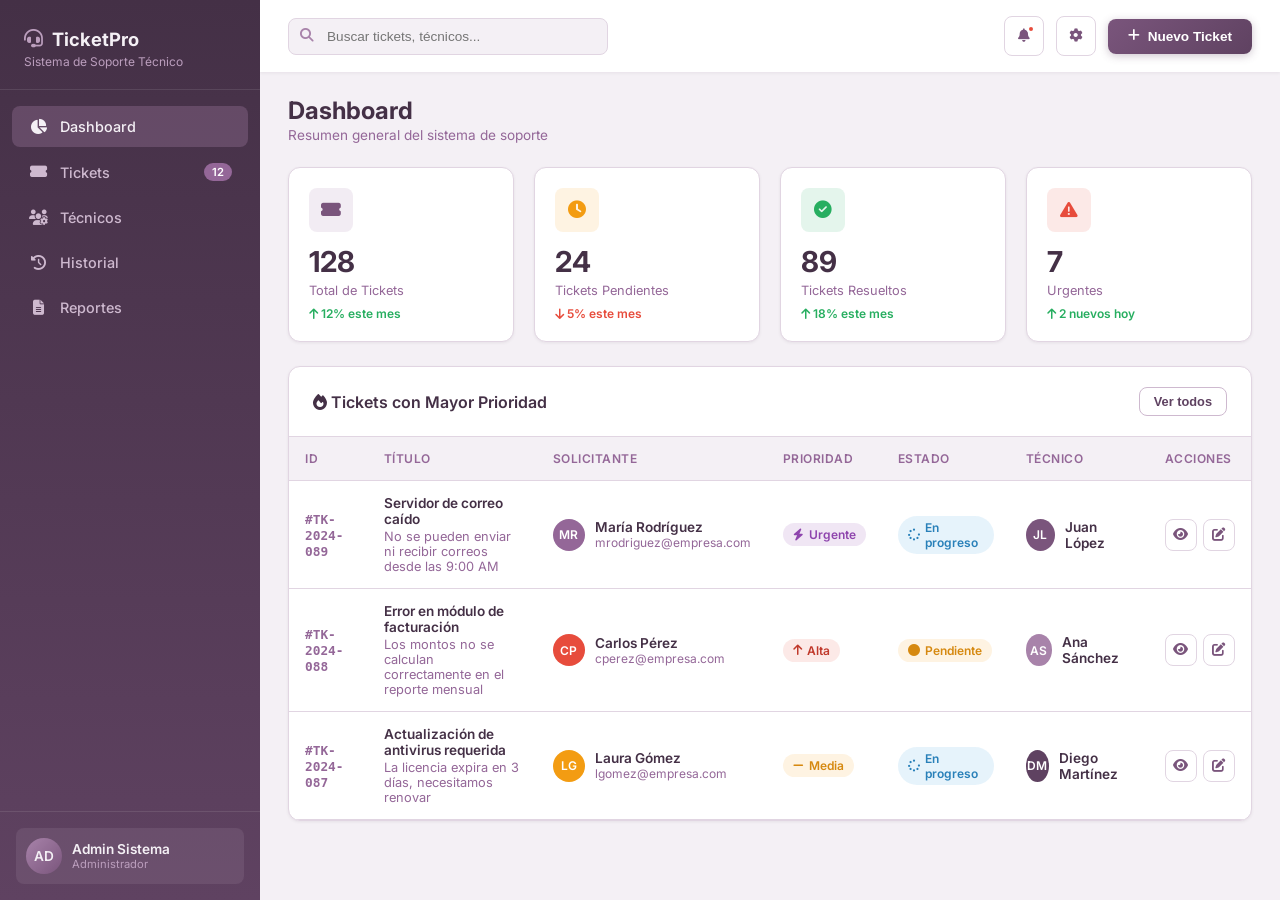
<file: Index.html>
<!DOCTYPE html>
<html lang="es">
<head>
<meta charset="UTF-8">
<meta name="viewport" content="width=device-width, initial-scale=1.0">
<title>Sistema de Tickets de Soporte</title>
<link href="https://fonts.googleapis.com/css2?family=Inter:wght@300;400;500;600;700&display=swap" rel="stylesheet">
<link rel="stylesheet" href="https://cdnjs.cloudflare.com/ajax/libs/font-awesome/6.4.0/css/all.min.css">
<link rel="stylesheet" href="styles.css">
<base target="_blank">
</head>
<body>

<!-- SIDEBAR -->
<aside class="sidebar" id="sidebar">
<div class="sidebar-header">
<h1><i class="fas fa-headset"></i> TicketPro</h1>
<p>Sistema de Soporte Técnico</p>
</div>
<nav class="nav-menu">
<a class="nav-item active" data-page="dashboard" onclick="showPage('dashboard')"><i class="fas fa-chart-pie"></i><span>Dashboard</span></a>
<a class="nav-item" data-page="tickets" onclick="showPage('tickets')"><i class="fas fa-ticket-alt"></i><span>Tickets</span><span class="nav-badge">12</span></a>
<a class="nav-item" data-page="tecnicos" onclick="showPage('tecnicos')"><i class="fas fa-users-cog"></i><span>Técnicos</span></a>
<a class="nav-item" data-page="historial" onclick="showPage('historial')"><i class="fas fa-history"></i><span>Historial</span></a>
<a class="nav-item" data-page="reportes" onclick="showPage('reportes')"><i class="fas fa-file-alt"></i><span>Reportes</span></a>
</nav>
<div class="sidebar-footer">
<div class="user-card">
<div class="user-avatar">AD</div>
<div class="user-info"><div class="name">Admin Sistema</div><div class="role">Administrador</div></div>
</div>
</div>
</aside>

<!-- MAIN CONTENT -->
<div class="main-content">
<header class="topbar">
<div class="topbar-left">
<button class="menu-toggle" onclick="toggleSidebar()"><i class="fas fa-bars"></i></button>
<div class="search-box">
<i class="fas fa-search"></i>
<input type="text" placeholder="Buscar tickets, técnicos..." id="globalSearch">
</div>
</div>
<div class="topbar-right">
<button class="btn-icon"><i class="fas fa-bell"></i><span class="dot"></span></button>
<button class="btn-icon"><i class="fas fa-cog"></i></button>
<button class="btn btn-primary" onclick="openModal('modalCrearTicket')"><i class="fas fa-plus"></i> Nuevo Ticket</button>
</div>
</header>

<main class="content">

<!-- DASHBOARD -->
<section class="page-section active" id="page-dashboard">
<div class="page-header">
<div class="page-title"><h2>Dashboard</h2><p>Resumen general del sistema de soporte</p></div>
</div>
<div class="stats-grid">
<div class="stat-card animate-in" style="animation-delay:0.05s">
<div class="stat-header"><div class="stat-icon purple"><i class="fas fa-ticket-alt"></i></div></div>
<div class="stat-value">128</div><div class="stat-label">Total de Tickets</div>
<div class="stat-change up"><i class="fas fa-arrow-up"></i> 12% este mes</div>
</div>
<div class="stat-card animate-in" style="animation-delay:0.1s">
<div class="stat-header"><div class="stat-icon orange"><i class="fas fa-clock"></i></div></div>
<div class="stat-value">24</div><div class="stat-label">Tickets Pendientes</div>
<div class="stat-change down"><i class="fas fa-arrow-down"></i> 5% este mes</div>
</div>
<div class="stat-card animate-in" style="animation-delay:0.15s">
<div class="stat-header"><div class="stat-icon green"><i class="fas fa-check-circle"></i></div></div>
<div class="stat-value">89</div><div class="stat-label">Tickets Resueltos</div>
<div class="stat-change up"><i class="fas fa-arrow-up"></i> 18% este mes</div>
</div>
<div class="stat-card animate-in" style="animation-delay:0.2s">
<div class="stat-header"><div class="stat-icon red"><i class="fas fa-exclamation-triangle"></i></div></div>
<div class="stat-value">7</div><div class="stat-label">Urgentes</div>
<div class="stat-change up"><i class="fas fa-arrow-up"></i> 2 nuevos hoy</div>
</div>
</div>
<div class="card animate-in" style="animation-delay:0.25s">
<div class="card-header">
<h3><i class="fas fa-fire"></i> Tickets con Mayor Prioridad</h3>
<button class="btn btn-secondary btn-sm" onclick="showPage('tickets')">Ver todos</button>
</div>
<div class="card-body" style="padding:0">
<table class="data-table">
<thead><tr><th>ID</th><th>Título</th><th>Solicitante</th><th>Prioridad</th><th>Estado</th><th>Técnico</th><th>Acciones</th></tr></thead>
<tbody>
<tr>
<td><span class="ticket-id">#TK-2024-089</span></td>
<td><div class="ticket-title">Servidor de correo caído</div><div class="ticket-desc">No se pueden enviar ni recibir correos desde las 9:00 AM</div></td>
<td><div class="user-cell"><div class="avatar-circle" style="background:var(--c6)">MR</div><div><div class="name">María Rodríguez</div><div class="email">mrodriguez@empresa.com</div></div></div></td>
<td><span class="badge badge-priority-urgente"><i class="fas fa-bolt"></i> Urgente</span></td>
<td><span class="badge badge-status en-progreso"><i class="fas fa-spinner fa-spin"></i> En progreso</span></td>
<td><div class="user-cell"><div class="avatar-circle" style="background:var(--c7)">JL</div><div class="name">Juan López</div></div></td>
<td><div class="actions-cell"><button class="btn-action" onclick="openTicketDetail('TK-2024-089')" title="Ver"><i class="fas fa-eye"></i></button><button class="btn-action" title="Editar"><i class="fas fa-edit"></i></button></div></td>
</tr>
<tr>
<td><span class="ticket-id">#TK-2024-088</span></td>
<td><div class="ticket-title">Error en módulo de facturación</div><div class="ticket-desc">Los montos no se calculan correctamente en el reporte mensual</div></td>
<td><div class="user-cell"><div class="avatar-circle" style="background:#e74c3c">CP</div><div><div class="name">Carlos Pérez</div><div class="email">cperez@empresa.com</div></div></div></td>
<td><span class="badge badge-priority-alta"><i class="fas fa-arrow-up"></i> Alta</span></td>
<td><span class="badge badge-status pendiente"><i class="fas fa-circle"></i> Pendiente</span></td>
<td><div class="user-cell"><div class="avatar-circle" style="background:var(--c5)">AS</div><div class="name">Ana Sánchez</div></div></td>
<td><div class="actions-cell"><button class="btn-action" onclick="openTicketDetail('TK-2024-088')" title="Ver"><i class="fas fa-eye"></i></button><button class="btn-action" title="Editar"><i class="fas fa-edit"></i></button></div></td>
</tr>
<tr>
<td><span class="ticket-id">#TK-2024-087</span></td>
<td><div class="ticket-title">Actualización de antivirus requerida</div><div class="ticket-desc">La licencia expira en 3 días, necesitamos renovar</div></td>
<td><div class="user-cell"><div class="avatar-circle" style="background:#f39c12">LG</div><div><div class="name">Laura Gómez</div><div class="email">lgomez@empresa.com</div></div></div></td>
<td><span class="badge badge-priority-media"><i class="fas fa-minus"></i> Media</span></td>
<td><span class="badge badge-status en-progreso"><i class="fas fa-spinner fa-spin"></i> En progreso</span></td>
<td><div class="user-cell"><div class="avatar-circle" style="background:var(--c8)">DM</div><div class="name">Diego Martínez</div></div></td>
<td><div class="actions-cell"><button class="btn-action" onclick="openTicketDetail('TK-2024-087')" title="Ver"><i class="fas fa-eye"></i></button><button class="btn-action" title="Editar"><i class="fas fa-edit"></i></button></div></td>
</tr>
</tbody>
</table>
</div>
</div>
</section>

<!-- TICKETS -->
<section class="page-section" id="page-tickets">
<div class="page-header">
<div class="page-title"><h2>Gestión de Tickets</h2><p>Administra y da seguimiento a todos los tickets</p></div>
<button class="btn btn-primary" onclick="openModal('modalCrearTicket')"><i class="fas fa-plus"></i> Crear Ticket</button>
</div>
<div class="filters-bar">
<span class="filter-chip active">Todos</span>
<span class="filter-chip">Pendientes</span>
<span class="filter-chip">En progreso</span>
<span class="filter-chip">Resueltos</span>
<span class="filter-chip">Urgentes</span>
<span class="filter-chip">Sin asignar</span>
</div>
<div class="card">
<div class="card-body" style="padding:0">
<table class="data-table">
<thead><tr><th>ID</th><th>Título</th><th>Categoría</th><th>Solicitante</th><th>Prioridad</th><th>Estado</th><th>Técnico</th><th>Creado</th><th>Acciones</th></tr></thead>
<tbody>
<tr>
<td><span class="ticket-id">#TK-2024-089</span></td>
<td><div class="ticket-title">Servidor de correo caído</div><div class="ticket-desc">Infraestructura</div></td>
<td>Infraestructura</td>
<td><div class="user-cell"><div class="avatar-circle" style="background:var(--c6)">MR</div><div class="name">María Rodríguez</div></div></td>
<td><span class="badge badge-priority-urgente"><i class="fas fa-bolt"></i> Urgente</span></td>
<td><span class="badge badge-status en-progreso"><i class="fas fa-spinner fa-spin"></i> En progreso</span></td>
<td><div class="user-cell"><div class="avatar-circle" style="background:var(--c7)">JL</div><div class="name">Juan López</div></div></td>
<td>Hace 2h</td>
<td><div class="actions-cell"><button class="btn-action" onclick="openTicketDetail('TK-2024-089')" title="Ver"><i class="fas fa-eye"></i></button><button class="btn-action" onclick="openModal('modalAsignarTecnico')" title="Asignar"><i class="fas fa-user-plus"></i></button><button class="btn-action" title="Editar"><i class="fas fa-edit"></i></button></div></td>
</tr>
<tr>
<td><span class="ticket-id">#TK-2024-088</span></td>
<td><div class="ticket-title">Error en módulo de facturación</div><div class="ticket-desc">Software</div></td>
<td>Software</td>
<td><div class="user-cell"><div class="avatar-circle" style="background:#e74c3c">CP</div><div class="name">Carlos Pérez</div></div></td>
<td><span class="badge badge-priority-alta"><i class="fas fa-arrow-up"></i> Alta</span></td>
<td><span class="badge badge-status pendiente"><i class="fas fa-circle"></i> Pendiente</span></td>
<td><div class="user-cell"><div class="avatar-circle" style="background:var(--c5)">AS</div><div class="name">Ana Sánchez</div></div></td>
<td>Hace 4h</td>
<td><div class="actions-cell"><button class="btn-action" onclick="openTicketDetail('TK-2024-088')" title="Ver"><i class="fas fa-eye"></i></button><button class="btn-action" onclick="openModal('modalAsignarTecnico')" title="Asignar"><i class="fas fa-user-plus"></i></button><button class="btn-action" title="Editar"><i class="fas fa-edit"></i></button></div></td>
</tr>
<tr>
<td><span class="ticket-id">#TK-2024-087</span></td>
<td><div class="ticket-title">Actualización de antivirus</div><div class="ticket-desc">Seguridad</div></td>
<td>Seguridad</td>
<td><div class="user-cell"><div class="avatar-circle" style="background:#f39c12">LG</div><div class="name">Laura Gómez</div></div></td>
<td><span class="badge badge-priority-media"><i class="fas fa-minus"></i> Media</span></td>
<td><span class="badge badge-status en-progreso"><i class="fas fa-spinner fa-spin"></i> En progreso</span></td>
<td><div class="user-cell"><div class="avatar-circle" style="background:var(--c8)">DM</div><div class="name">Diego Martínez</div></div></td>
<td>Hace 6h</td>
<td><div class="actions-cell"><button class="btn-action" onclick="openTicketDetail('TK-2024-087')" title="Ver"><i class="fas fa-eye"></i></button><button class="btn-action" onclick="openModal('modalAsignarTecnico')" title="Asignar"><i class="fas fa-user-plus"></i></button><button class="btn-action" title="Editar"><i class="fas fa-edit"></i></button></div></td>
</tr>
<tr>
<td><span class="ticket-id">#TK-2024-086</span></td>
<td><div class="ticket-title">Impresora no responde en piso 3</div><div class="ticket-desc">Hardware</div></td>
<td>Hardware</td>
<td><div class="user-cell"><div class="avatar-circle" style="background:#27ae60">RF</div><div class="name">Roberto Fernández</div></div></td>
<td><span class="badge badge-priority-baja"><i class="fas fa-arrow-down"></i> Baja</span></td>
<td><span class="badge badge-status pendiente"><i class="fas fa-circle"></i> Pendiente</span></td>
<td><span style="color:var(--c5);font-size:.8rem;font-style:italic">Sin asignar</span></td>
<td>Hace 8h</td>
<td><div class="actions-cell"><button class="btn-action" onclick="openTicketDetail('TK-2024-086')" title="Ver"><i class="fas fa-eye"></i></button><button class="btn-action" onclick="openModal('modalAsignarTecnico')" title="Asignar"><i class="fas fa-user-plus"></i></button><button class="btn-action" title="Editar"><i class="fas fa-edit"></i></button></div></td>
</tr>
<tr>
<td><span class="ticket-id">#TK-2024-085</span></td>
<td><div class="ticket-title">VPN lenta para usuarios remotos</div><div class="ticket-desc">Red</div></td>
<td>Red</td>
<td><div class="user-cell"><div class="avatar-circle" style="background:#3498db">PT</div><div class="name">Patricia Torres</div></div></td>
<td><span class="badge badge-priority-alta"><i class="fas fa-arrow-up"></i> Alta</span></td>
<td><span class="badge badge-status resuelto"><i class="fas fa-check"></i> Resuelto</span></td>
<td><div class="user-cell"><div class="avatar-circle" style="background:var(--c7)">JL</div><div class="name">Juan López</div></div></td>
<td>Ayer</td>
<td><div class="actions-cell"><button class="btn-action" onclick="openTicketDetail('TK-2024-085')" title="Ver"><i class="fas fa-eye"></i></button><button class="btn-action" onclick="openModal('modalAsignarTecnico')" title="Asignar"><i class="fas fa-user-plus"></i></button><button class="btn-action" title="Editar"><i class="fas fa-edit"></i></button></div></td>
</tr>
</tbody>
</table>
</div>
</div>
</section>

<!-- TICKET DETAIL -->
<section class="page-section" id="page-ticket-detail">
<div class="page-header">
<div class="page-title"><h2><span class="ticket-id" id="detail-ticket-id">#TK-2024-089</span></h2><p id="detail-ticket-title">Servidor de correo caído</p></div>
<div style="display:flex;gap:10px">
<button class="btn btn-secondary" onclick="showPage('tickets')"><i class="fas fa-arrow-left"></i> Volver</button>
<button class="btn btn-primary" onclick="openModal('modalAsignarTecnico')"><i class="fas fa-user-plus"></i> Asignar Técnico</button>
</div>
</div>
<div class="detail-layout">
<div class="detail-main">
<div class="card">
<div class="tabs">
<div class="tab active" onclick="switchTab(this,'tab-chat')">Chat Interno</div>
<div class="tab" onclick="switchTab(this,'tab-historial')">Historial</div>
<div class="tab" onclick="switchTab(this,'tab-detalles')">Detalles</div>
</div>
<div class="tab-content active" id="tab-chat">
<div class="chat-container" style="border:none;box-shadow:none;">
<div class="chat-messages" id="chatMessages">
<div class="message received">
<div class="avatar-circle" style="background:var(--c6);width:32px;height:32px;font-size:.75rem;flex-shrink:0">MR</div>
<div><div class="message-bubble">Hola, el servidor de correo está caído desde las 9:00 AM. Necesitamos resolverlo urgentemente porque tenemos clientes esperando respuestas.</div><div class="message-time">María Rodríguez · Hace 2 horas</div></div>
</div>
<div class="message sent">
<div class="avatar-circle" style="background:var(--c7);width:32px;height:32px;font-size:.75rem;flex-shrink:0">JL</div>
<div><div class="message-bubble">Recibido, estoy revisando el servidor ahora mismo. Parece ser un problema con el servicio de SMTP. Voy a reiniciar los servicios.</div><div class="message-time">Juan López · Hace 1 hora</div></div>
</div>
<div class="message received">
<div class="avatar-circle" style="background:var(--c6);width:32px;height:32px;font-size:.75rem;flex-shrink:0">MR</div>
<div><div class="message-bubble">Perfecto, avísame cuando esté listo. ¿Necesitas algo de mi parte?</div><div class="message-time">María Rodríguez · Hace 45 min</div></div>
</div>
<div class="message sent">
<div class="avatar-circle" style="background:var(--c7);width:32px;height:32px;font-size:.75rem;flex-shrink:0">JL</div>
<div><div class="message-bubble">Ya reinicié los servicios. Por favor verifica si puedes enviar un correo de prueba. El servicio debería estar funcionando correctamente ahora.</div><div class="message-time">Juan López · Hace 20 min</div></div>
</div>
</div>
<div class="chat-input-area">
<input type="text" id="chatInput" placeholder="Escribe un mensaje..." onkeypress="if(event.key==='Enter')sendMessage()">
<button onclick="sendMessage()"><i class="fas fa-paper-plane"></i></button>
</div>
</div>
</div>
</div>
</div>
</div>
</section>
<!-- TECNICOS -->
<section class="page-section" id="page-tecnicos">
<div class="page-header">
<div class="page-title"><h2>Técnicos</h2><p>Equipo de soporte técnico</p></div>
</div>
<div class="stats-grid" style="grid-template-columns:repeat(auto-fit,minmax(240px,1fr))">
<div class="card animate-in" style="padding:20px">
<div class="user-cell" style="margin-bottom:12px">
<div class="avatar-circle" style="background:var(--c7);width:44px;height:44px">JL</div>
<div><div class="name">Juan López</div><div class="email">Infraestructura y Redes</div></div>
</div>
<div class="info-row"><span class="info-label">Tickets activos</span><span class="info-value">4</span></div>
<div class="info-row"><span class="info-label">Resueltos este mes</span><span class="info-value">22</span></div>
</div>
<div class="card animate-in" style="padding:20px">
<div class="user-cell" style="margin-bottom:12px">
<div class="avatar-circle" style="background:var(--c5)">AS</div>
<div><div class="name">Ana Sánchez</div><div class="email">Software</div></div>
</div>
<div class="info-row"><span class="info-label">Tickets activos</span><span class="info-value">3</span></div>
<div class="info-row"><span class="info-label">Resueltos este mes</span><span class="info-value">19</span></div>
</div>
<div class="card animate-in" style="padding:20px">
<div class="user-cell" style="margin-bottom:12px">
<div class="avatar-circle" style="background:var(--c8)">DM</div>
<div><div class="name">Diego Martínez</div><div class="email">Seguridad</div></div>
</div>
<div class="info-row"><span class="info-label">Tickets activos</span><span class="info-value">2</span></div>
<div class="info-row"><span class="info-label">Resueltos este mes</span><span class="info-value">15</span></div>
</div>
</div>
</section>

<!-- HISTORIAL -->
<section class="page-section" id="page-historial">
<div class="page-header">
<div class="page-title"><h2>Historial</h2><p>Actividad reciente de todos los tickets</p></div>
</div>
<div class="card" style="padding:24px">
<div class="timeline">
<div class="timeline-item">
<div class="timeline-dot"><i class="fas fa-check"></i></div>
<div class="timeline-content">
<div class="timeline-header"><span class="timeline-title">Ticket #TK-2024-085 resuelto</span><span class="timeline-time">Ayer</span></div>
<div class="timeline-desc">Juan López cerró el ticket de VPN lenta</div>
</div>
</div>
<div class="timeline-item">
<div class="timeline-dot"><i class="fas fa-user-plus"></i></div>
<div class="timeline-content">
<div class="timeline-header"><span class="timeline-title">Técnico asignado</span><span class="timeline-time">Hace 2h</span></div>
<div class="timeline-desc">Juan López fue asignado al ticket #TK-2024-089</div>
</div>
</div>
<div class="timeline-item">
<div class="timeline-dot"><i class="fas fa-plus"></i></div>
<div class="timeline-content">
<div class="timeline-header"><span class="timeline-title">Nuevo ticket creado</span><span class="timeline-time">Hace 4h</span></div>
<div class="timeline-desc">Carlos Pérez reportó un error en facturación</div>
</div>
</div>
</div>
</div>
</section>

<!-- REPORTES -->
<section class="page-section" id="page-reportes">
<div class="page-header">
<div class="page-title"><h2>Reportes</h2><p>Estadísticas generales del sistema</p></div>
<button class="btn btn-primary"><i class="fas fa-download"></i> Exportar</button>
</div>
<div class="card" style="padding:24px">
<div class="info-row"><span class="info-label">Tiempo promedio de resolución</span><span class="info-value">6.4 horas</span></div>
<div class="progress-bar" style="margin:4px 0 20px"><div class="progress-fill" style="width:70%"></div></div>
<div class="info-row"><span class="info-label">Tickets resueltos a tiempo</span><span class="info-value">89%</span></div>
<div class="progress-bar" style="margin:4px 0 20px"><div class="progress-fill" style="width:89%"></div></div>
<div class="info-row"><span class="info-label">Satisfacción del cliente</span><span class="info-value">94%</span></div>
<div class="progress-bar" style="margin:4px 0"><div class="progress-fill" style="width:94%"></div></div>
</div>
</section>
</main>
</div>
<!-- MODAL CREAR TICKET -->
<div class="modal-overlay" id="modalCrearTicket">
<div class="modal">
<div class="modal-header">
<h3>Nuevo Ticket</h3>
<button class="btn-close" onclick="closeModal('modalCrearTicket')"><i class="fas fa-times"></i></button>
</div>
<div class="modal-body">
<div class="form-group">
<label>Título <span>*</span></label>
<input type="text" class="form-control" id="ticketTitulo" placeholder="Ej: Servidor de correo caído">
</div>
<div class="form-group">
<label>Solicitante <span>*</span></label>
<input type="text" class="form-control" id="ticketSolicitante" placeholder="Nombre del solicitante">
</div>
<div class="form-row">
<div class="form-group">
<label>Categoría</label>
<select class="form-control" id="ticketCategoria">
<option>Infraestructura</option>
<option>Software</option>
<option>Hardware</option>
<option>Seguridad</option>
<option>Red</option>
</select>
</div>
<div class="form-group">
<label>Prioridad</label>
<select class="form-control" id="ticketPrioridad">
<option value="urgente">Urgente</option>
<option value="alta">Alta</option>
<option value="media" selected>Media</option>
<option value="baja">Baja</option>
</select>
</div>
</div>
<div class="form-group">
<label>Descripción</label>
<textarea class="form-control" id="ticketDescripcion" placeholder="Describe el problema"></textarea>
</div>
</div>
<div class="modal-footer">
<button class="btn btn-secondary" onclick="closeModal('modalCrearTicket')">Cancelar</button>
<button class="btn btn-primary" onclick="crearTicket()"><i class="fas fa-check"></i> Crear Ticket</button>
</div>
</div>
</div>
<script src="main.js"></script>
</body>
</html>
</file>
<file: styles.css>
:root{--c1:#F4F0F5;--c2:#E1D5E2;--c3:#CEB9CF;--c4:#BB9EBD;--c5:#A883AA;--c6:#946798;--c7:#7A557C;--c8:#5F4261;--c9:#443046;--sh-sm:0 1px 3px rgba(68,48,70,0.08);--sh-md:0 4px 12px rgba(68,48,70,0.12);--sh-lg:0 8px 24px rgba(68,48,70,0.16);--r:12px;--r-sm:8px}
*{margin:0;padding:0;box-sizing:border-box}
body{font-family:'Inter',sans-serif;background:var(--c1);color:var(--c9);min-height:100vh;display:flex}
.sidebar{width:260px;background:linear-gradient(180deg,var(--c9) 0%,var(--c8) 100%);color:var(--c1);display:flex;flex-direction:column;position:fixed;height:100vh;z-index:100;transition:transform .3s}
.sidebar-header{padding:28px 24px 20px;border-bottom:1px solid rgba(244,240,245,0.1)}
.sidebar-header h1{font-size:1.15rem;font-weight:700;display:flex;align-items:center;gap:10px}
.sidebar-header h1 i{color:var(--c4)}
.sidebar-header p{font-size:.75rem;color:var(--c4);margin-top:4px}
.nav-menu{flex:1;padding:16px 12px;display:flex;flex-direction:column;gap:4px}
.nav-item{display:flex;align-items:center;gap:12px;padding:12px 16px;border-radius:var(--r-sm);cursor:pointer;transition:all .2s;font-size:.9rem;font-weight:500;color:var(--c3);text-decoration:none}
.nav-item:hover,.nav-item.active{background:rgba(168,131,170,0.2);color:var(--c1)}
.nav-item.active{background:rgba(168,131,170,0.3)}
.nav-item i{width:20px;text-align:center;font-size:.95rem}
.nav-badge{margin-left:auto;background:var(--c6);color:#fff;font-size:.7rem;padding:2px 8px;border-radius:20px;font-weight:600}
.sidebar-footer{padding:16px;border-top:1px solid rgba(244,240,245,0.1)}
.user-card{display:flex;align-items:center;gap:10px;padding:10px;background:rgba(244,240,245,0.08);border-radius:var(--r-sm)}
.user-avatar{width:36px;height:36px;border-radius:50%;background:linear-gradient(135deg,var(--c5),var(--c7));display:flex;align-items:center;justify-content:center;font-weight:600;font-size:.85rem}
.user-info{flex:1}
.user-info .name{font-size:.85rem;font-weight:600}
.user-info .role{font-size:.7rem;color:var(--c4)}
.main-content{flex:1;margin-left:260px;min-height:100vh;display:flex;flex-direction:column}
.topbar{background:#fff;padding:16px 28px;display:flex;align-items:center;justify-content:space-between;box-shadow:var(--sh-sm);position:sticky;top:0;z-index:50}
.topbar-left{display:flex;align-items:center;gap:16px}
.menu-toggle{display:none;background:none;border:none;font-size:1.2rem;color:var(--c8);cursor:pointer}
.search-box{position:relative}
.search-box input{width:320px;padding:10px 14px 10px 38px;border:1.5px solid var(--c2);border-radius:var(--r-sm);background:var(--c1);font-size:.85rem;color:var(--c9);outline:none;transition:all .2s}
.search-box input:focus{border-color:var(--c6);box-shadow:0 0 0 3px rgba(148,103,152,0.15)}
.search-box i{position:absolute;left:12px;top:50%;transform:translateY(-50%);color:var(--c5);font-size:.85rem}
.topbar-right{display:flex;align-items:center;gap:12px}
.btn-icon{width:40px;height:40px;border-radius:var(--r-sm);border:1.5px solid var(--c2);background:#fff;color:var(--c7);cursor:pointer;display:flex;align-items:center;justify-content:center;transition:all .2s;position:relative}
.btn-icon:hover{background:var(--c1);border-color:var(--c4)}
.btn-icon .dot{position:absolute;top:8px;right:8px;width:8px;height:8px;background:#e74c3c;border-radius:50%;border:2px solid #fff}
.btn{padding:10px 20px;border-radius:var(--r-sm);border:none;font-size:.85rem;font-weight:600;cursor:pointer;display:inline-flex;align-items:center;gap:8px;transition:all .2s}
.btn-primary{background:linear-gradient(135deg,var(--c7),var(--c8));color:#fff;box-shadow:0 2px 8px rgba(95,66,97,0.3)}
.btn-primary:hover{transform:translateY(-1px);box-shadow:0 4px 14px rgba(95,66,97,0.4)}
.btn-secondary{background:#fff;color:var(--c8);border:1.5px solid var(--c3)}
.btn-secondary:hover{background:var(--c1);border-color:var(--c5)}
.btn-ghost{background:transparent;color:var(--c7)}
.btn-ghost:hover{background:var(--c2)}
.btn-sm{padding:6px 14px;font-size:.8rem}
.content{flex:1;padding:24px 28px;overflow-y:auto}
.page-header{display:flex;align-items:center;justify-content:space-between;margin-bottom:24px}
.page-title h2{font-size:1.5rem;font-weight:700;color:var(--c9)}
.page-title p{font-size:.85rem;color:var(--c6);margin-top:2px}
.card{background:#fff;border-radius:var(--r);box-shadow:var(--sh-sm);border:1px solid var(--c2);overflow:hidden}
.card-header{padding:20px 24px;border-bottom:1px solid var(--c2);display:flex;align-items:center;justify-content:space-between}
.card-header h3{font-size:1rem;font-weight:600;color:var(--c9)}
.card-body{padding:20px 24px}
.stats-grid{display:grid;grid-template-columns:repeat(4,1fr);gap:20px;margin-bottom:24px}
.stat-card{background:#fff;border-radius:var(--r);padding:20px;box-shadow:var(--sh-sm);border:1px solid var(--c2);transition:all .2s}
.stat-card:hover{transform:translateY(-2px);box-shadow:var(--sh-md)}
.stat-header{display:flex;align-items:center;justify-content:space-between;margin-bottom:12px}
.stat-icon{width:44px;height:44px;border-radius:var(--r-sm);display:flex;align-items:center;justify-content:center;font-size:1.1rem}
.stat-icon.purple{background:rgba(148,103,152,0.12);color:var(--c7)}
.stat-icon.green{background:rgba(39,174,96,0.12);color:#27ae60}
.stat-icon.orange{background:rgba(243,156,18,0.12);color:#f39c12}
.stat-icon.red{background:rgba(231,76,60,0.12);color:#e74c3c}
.stat-value{font-size:1.8rem;font-weight:700;color:var(--c9)}
.stat-label{font-size:.8rem;color:var(--c6);margin-top:4px}
.stat-change{font-size:.75rem;font-weight:600;margin-top:8px}
.stat-change.up{color:#27ae60}
.stat-change.down{color:#e74c3c}
.badge{display:inline-flex;align-items:center;gap:5px;padding:4px 10px;border-radius:20px;font-size:.75rem;font-weight:600}
.badge-priority-alta{background:rgba(231,76,60,0.12);color:#c0392b}
.badge-priority-media{background:rgba(243,156,18,0.12);color:#d68910}
.badge-priority-baja{background:rgba(39,174,96,0.12);color:#27ae60}
.badge-priority-urgente{background:rgba(155,89,182,0.15);color:#8e44ad}
.badge-status{background:rgba(148,103,152,0.12);color:var(--c7)}
.badge-status.resuelto{background:rgba(39,174,96,0.12);color:#27ae60}
.badge-status.en-progreso{background:rgba(52,152,219,0.12);color:#2980b9}
.badge-status.pendiente{background:rgba(243,156,18,0.12);color:#d68910}
.data-table{width:100%;border-collapse:collapse}
.data-table th{text-align:left;padding:14px 16px;font-size:.75rem;font-weight:600;text-transform:uppercase;letter-spacing:.5px;color:var(--c6);background:var(--c1);border-bottom:1px solid var(--c2)}
.data-table td{padding:14px 16px;font-size:.85rem;border-bottom:1px solid var(--c2);vertical-align:middle}
.data-table tr:hover td{background:rgba(244,240,245,0.5)}
.ticket-id{font-family:monospace;font-size:.8rem;color:var(--c6);font-weight:600}
.ticket-title{font-weight:600;color:var(--c9)}
.ticket-desc{font-size:.8rem;color:var(--c6);margin-top:2px}
.user-cell{display:flex;align-items:center;gap:10px}
.user-cell .avatar-circle{width:32px;height:32px;border-radius:50%;display:flex;align-items:center;justify-content:center;font-size:.75rem;font-weight:600;color:#fff}
.user-cell .name{font-weight:600;font-size:.85rem}
.user-cell .email{font-size:.75rem;color:var(--c6)}
.actions-cell{display:flex;gap:6px}
.btn-action{width:32px;height:32px;border-radius:var(--r-sm);border:1.5px solid var(--c2);background:#fff;color:var(--c7);cursor:pointer;display:flex;align-items:center;justify-content:center;transition:all .2s}
.btn-action:hover{background:var(--c1);border-color:var(--c5)}
.filters-bar{display:flex;align-items:center;gap:12px;margin-bottom:20px;flex-wrap:wrap}
.filter-chip{padding:8px 16px;border-radius:20px;border:1.5px solid var(--c2);background:#fff;font-size:.8rem;font-weight:500;color:var(--c7);cursor:pointer;transition:all .2s}
.filter-chip:hover,.filter-chip.active{background:var(--c8);color:#fff;border-color:var(--c8)}
.modal-overlay{position:fixed;inset:0;background:rgba(68,48,70,0.5);backdrop-filter:blur(4px);display:none;align-items:center;justify-content:center;z-index:200;padding:20px}
.modal-overlay.active{display:flex}
.modal{background:#fff;border-radius:var(--r);width:100%;max-width:600px;max-height:90vh;overflow-y:auto;box-shadow:var(--sh-lg);animation:mi .3s ease}
@keyframes mi{from{opacity:0;transform:translateY(20px) scale(.97)}to{opacity:1;transform:translateY(0) scale(1)}}
.modal-header{padding:24px 28px;border-bottom:1px solid var(--c2);display:flex;align-items:center;justify-content:space-between}
.modal-header h3{font-size:1.1rem;font-weight:700}
.btn-close{width:36px;height:36px;border-radius:var(--r-sm);border:none;background:var(--c1);color:var(--c7);cursor:pointer;font-size:1rem;transition:all .2s}
.btn-close:hover{background:var(--c2)}
.modal-body{padding:24px 28px}
.modal-footer{padding:16px 28px 24px;display:flex;justify-content:flex-end;gap:10px}
.form-group{margin-bottom:18px}
.form-group label{display:block;font-size:.8rem;font-weight:600;color:var(--c8);margin-bottom:6px}
.form-group label span{color:#e74c3c}
.form-control{width:100%;padding:11px 14px;border:1.5px solid var(--c2);border-radius:var(--r-sm);font-size:.9rem;color:var(--c9);background:#fff;outline:none;transition:all .2s;font-family:'Inter',sans-serif}
.form-control:focus{border-color:var(--c6);box-shadow:0 0 0 3px rgba(148,103,152,0.12)}
textarea.form-control{resize:vertical;min-height:100px}
select.form-control{appearance:none;background-image:url("data:image/svg+xml,%3Csvg xmlns='http://www.w3.org/2000/svg' width='12' height='12' viewBox='0 0 12 12'%3E%3Cpath fill='%237A557C' d='M6 8L1 3h10z'/%3E%3C/svg%3E");background-repeat:no-repeat;background-position:right 14px center;padding-right:36px}
.form-row{display:grid;grid-template-columns:1fr 1fr;gap:16px}
.chat-container{display:flex;flex-direction:column;height:420px;border:1px solid var(--c2);border-radius:var(--r);background:#fff;overflow:hidden}
.chat-header{padding:14px 18px;background:var(--c1);border-bottom:1px solid var(--c2);display:flex;align-items:center;gap:10px}
.chat-header .avatar-circle{width:36px;height:36px;font-size:.8rem}
.chat-messages{flex:1;overflow-y:auto;padding:18px;display:flex;flex-direction:column;gap:14px}
.message{display:flex;gap:10px;max-width:80%}
.message.sent{align-self:flex-end;flex-direction:row-reverse}
.message-bubble{padding:12px 16px;border-radius:16px;font-size:.85rem;line-height:1.5}
.message.received .message-bubble{background:var(--c1);color:var(--c9);border-bottom-left-radius:4px}
.message.sent .message-bubble{background:linear-gradient(135deg,var(--c7),var(--c8));color:#fff;border-bottom-right-radius:4px}
.message-time{font-size:.7rem;color:var(--c5);margin-top:4px}
.message.sent .message-time{text-align:right;color:var(--c4)}
.chat-input-area{padding:12px 16px;border-top:1px solid var(--c2);display:flex;gap:10px;align-items:center}
.chat-input-area input{flex:1;padding:10px 14px;border:1.5px solid var(--c2);border-radius:20px;font-size:.85rem;outline:none;transition:all .2s}
.chat-input-area input:focus{border-color:var(--c6);box-shadow:0 0 0 3px rgba(148,103,152,0.1)}
.chat-input-area button{width:38px;height:38px;border-radius:50%;border:none;background:linear-gradient(135deg,var(--c7),var(--c8));color:#fff;cursor:pointer;display:flex;align-items:center;justify-content:center;transition:all .2s}
.chat-input-area button:hover{transform:scale(1.05)}
.timeline{position:relative;padding-left:28px}
.timeline::before{content:'';position:absolute;left:8px;top:4px;bottom:4px;width:2px;background:var(--c2)}
.timeline-item{position:relative;padding-bottom:20px}
.timeline-item:last-child{padding-bottom:0}
.timeline-dot{position:absolute;left:-24px;top:2px;width:18px;height:18px;border-radius:50%;background:#fff;border:3px solid var(--c5);display:flex;align-items:center;justify-content:center}
.timeline-dot i{font-size:.55rem;color:var(--c7)}
.timeline-content{background:var(--c1);padding:12px 16px;border-radius:var(--r-sm);border:1px solid var(--c2)}
.timeline-header{display:flex;align-items:center;justify-content:space-between;margin-bottom:6px}
.timeline-title{font-weight:600;font-size:.85rem;color:var(--c9)}
.timeline-time{font-size:.75rem;color:var(--c5)}
.timeline-desc{font-size:.8rem;color:var(--c6)}
.detail-layout{display:grid;grid-template-columns:1fr 360px;gap:24px}
.detail-main{display:flex;flex-direction:column;gap:20px}
.detail-sidebar{display:flex;flex-direction:column;gap:20px}
.info-row{display:flex;justify-content:space-between;padding:10px 0;border-bottom:1px solid var(--c2)}
.info-row:last-child{border-bottom:none}
.info-label{font-size:.8rem;color:var(--c6);font-weight:500}
.info-value{font-size:.85rem;font-weight:600;color:var(--c9)}
.tech-list{display:flex;flex-direction:column;gap:8px}
.tech-item{display:flex;align-items:center;gap:12px;padding:10px 12px;border-radius:var(--r-sm);border:1.5px solid var(--c2);cursor:pointer;transition:all .2s}
.tech-item:hover,.tech-item.selected{border-color:var(--c6);background:rgba(148,103,152,0.06)}
.tech-item.selected{border-color:var(--c7);background:rgba(148,103,152,0.1)}
.tech-item .check{margin-left:auto;width:20px;height:20px;border-radius:50%;border:2px solid var(--c3);display:flex;align-items:center;justify-content:center;font-size:.6rem;color:#fff;transition:all .2s}
.tech-item.selected .check{background:var(--c7);border-color:var(--c7)}
.tabs{display:flex;gap:4px;border-bottom:2px solid var(--c2);margin-bottom:20px}
.tab{padding:12px 20px;font-size:.85rem;font-weight:600;color:var(--c6);cursor:pointer;border-bottom:2px solid transparent;margin-bottom:-2px;transition:all .2s}
.tab:hover{color:var(--c8)}
.tab.active{color:var(--c8);border-bottom-color:var(--c8)}
.tab-content{display:none}
.tab-content.active{display:block}
.progress-bar{height:6px;background:var(--c2);border-radius:3px;overflow:hidden}
.progress-fill{height:100%;background:linear-gradient(90deg,var(--c6),var(--c7));border-radius:3px;transition:width .5s ease}
@media(max-width:1024px){.stats-grid{grid-template-columns:repeat(2,1fr)}.detail-layout{grid-template-columns:1fr}}
@media(max-width:768px){.sidebar{transform:translateX(-100%)}.sidebar.open{transform:translateX(0)}.main-content{margin-left:0}.menu-toggle{display:block}.stats-grid{grid-template-columns:1fr}.search-box input{width:200px}.form-row{grid-template-columns:1fr}.filters-bar{overflow-x:auto;flex-wrap:nowrap}}
::-webkit-scrollbar{width:6px}::-webkit-scrollbar-track{background:var(--c1)}::-webkit-scrollbar-thumb{background:var(--c3);border-radius:3px}::-webkit-scrollbar-thumb:hover{background:var(--c5)}
@keyframes fi{from{opacity:0;transform:translateY(10px)}to{opacity:1;transform:translateY(0)}}
.animate-in{animation:fi .4s ease forwards}
.empty-state{text-align:center;padding:60px 20px}
.empty-state i{font-size:3rem;color:var(--c3);margin-bottom:16px}
.empty-state h4{font-size:1.1rem;color:var(--c8);margin-bottom:6px}
.empty-state p{font-size:.85rem;color:var(--c6)}
.toast-container{position:fixed;bottom:24px;right:24px;z-index:300;display:flex;flex-direction:column;gap:10px}
.toast{background:var(--c9);color:#fff;padding:14px 20px;border-radius:var(--r-sm);box-shadow:var(--sh-lg);display:flex;align-items:center;gap:10px;font-size:.85rem;animation:ti .3s ease;min-width:280px}
@keyframes ti{from{opacity:0;transform:translateX(20px)}to{opacity:1;transform:translateX(0)}}
.toast i{color:var(--c4)}
.hidden{display:none!important}
.page-section{display:none}
.page-section.active{display:block}
</file>
